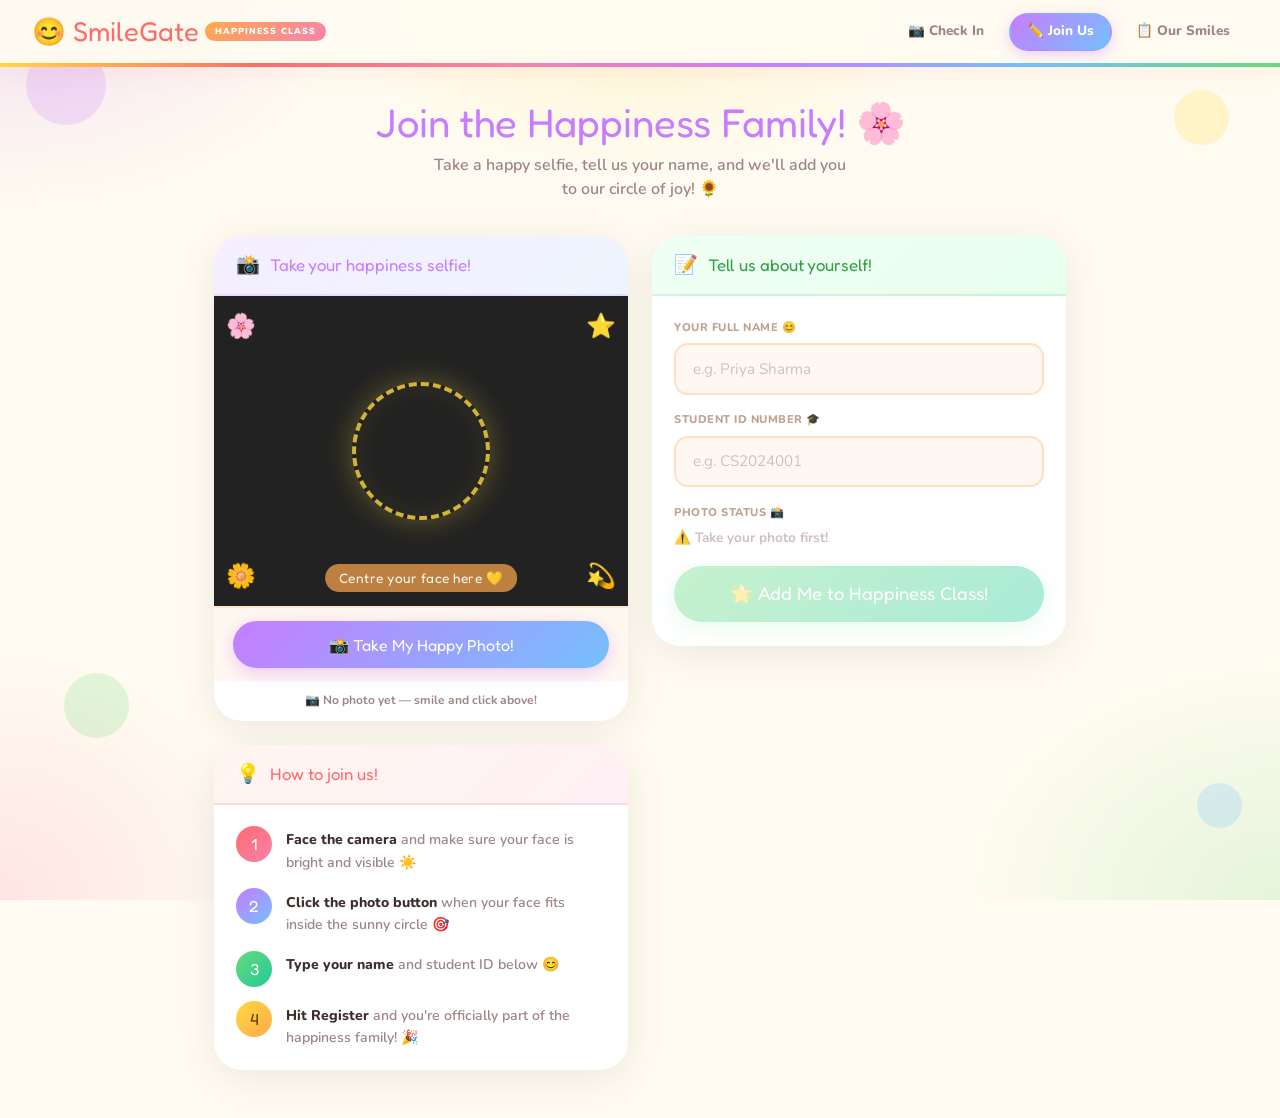
<file: templates/register.html>
<!DOCTYPE html>
<html lang="en">
<head>
  <meta charset="UTF-8"/>
  <meta name="viewport" content="width=device-width, initial-scale=1.0"/>
  <title>😊 SmileGate – Join the Happiness Family</title>
  <link href="https://fonts.googleapis.com/css2?family=Fredoka+One&family=Nunito:wght@400;600;700;800;900&display=swap" rel="stylesheet"/>
  <link href="https://cdn.jsdelivr.net/npm/bootstrap@5.3.2/dist/css/bootstrap.min.css" rel="stylesheet"/>
  <style>
    :root {
      --sun:#FFD93D; --coral:#FF6B6B; --sky:#74C0FC; --mint:#69DB7C;
      --peach:#FFA94D; --lavender:#C77DFF; --rose:#F783AC;
      --cream:#FFFBF0; --text:#3D2C2C; --muted:#9E8585;
    }
    * { box-sizing: border-box; margin: 0; padding: 0; }
    body {
      font-family: 'Nunito', sans-serif;
      background: var(--cream); min-height: 100vh; overflow-x: hidden;
    }
    body::before {
      content: ''; position: fixed; inset: 0; z-index: 0; pointer-events: none;
      background:
        radial-gradient(ellipse 50% 42% at 0%   0%,  rgba(199,125,255,.2) 0%,transparent 55%),
        radial-gradient(ellipse 45% 48% at 100% 100%, rgba(105,219,124,.18) 0%,transparent 55%),
        radial-gradient(ellipse 44% 35% at 50%   0%,  rgba(255,217,61,.18) 0%,transparent 55%),
        radial-gradient(ellipse 38% 50% at 0%  100%,  rgba(247,131,172,.18) 0%,transparent 55%);
    }
    .deco-circle { position:fixed; border-radius:50%; pointer-events:none; z-index:0; animation:floatDeco 6s ease-in-out infinite; }
    .dc1{width:80px;height:80px;background:rgba(199,125,255,.2);top:5%;left:2%;animation-delay:0s}
    .dc2{width:55px;height:55px;background:rgba(255,217,61,.22);top:10%;right:4%;animation-delay:1s}
    .dc3{width:65px;height:65px;background:rgba(105,219,124,.2);bottom:18%;left:5%;animation-delay:2.2s}
    .dc4{width:45px;height:45px;background:rgba(116,192,252,.22);bottom:8%;right:3%;animation-delay:.6s}
    @keyframes floatDeco{0%,100%{transform:translateY(0) scale(1)}50%{transform:translateY(-15px) scale(1.08)}}

    /* NAV */
    .happy-nav {
      position:sticky;top:0;z-index:100;
      background:rgba(255,251,240,.92);backdrop-filter:blur(16px);
      border-bottom:4px solid transparent;
      border-image:linear-gradient(90deg,var(--sun),var(--coral),var(--rose),var(--lavender),var(--sky),var(--mint)) 1;
      padding:.7rem 2rem;display:flex;align-items:center;gap:1rem;
      box-shadow:0 4px 24px rgba(255,107,107,.1);
    }
    .brand{font-family:'Fredoka One',cursive;font-size:1.7rem;color:var(--coral);text-decoration:none;display:flex;align-items:center;gap:.4rem}
    .brand-sub{font-size:.55rem;font-weight:900;background:linear-gradient(135deg,var(--peach),var(--rose));color:#fff;padding:.2rem .6rem;border-radius:99px;letter-spacing:1px;text-transform:uppercase;font-family:'Nunito',sans-serif}
    .nav-links{margin-left:auto;display:flex;gap:.4rem}
    .nav-pill{font-family:'Nunito',sans-serif;font-weight:800;font-size:.85rem;padding:.42rem 1rem;border-radius:99px;text-decoration:none;color:var(--muted);border:2.5px solid transparent;transition:all .25s}
    .nav-pill:hover{color:var(--coral);background:rgba(255,107,107,.08);border-color:rgba(255,107,107,.25)}
    .nav-pill.active{background:linear-gradient(135deg,var(--lavender),var(--sky));color:#fff;border-color:transparent;box-shadow:0 4px 14px rgba(199,125,255,.35)}

    /* PAGE */
    .page-hero{text-align:center;padding:2rem 1rem 1.2rem;position:relative;z-index:1}
    .page-title{font-family:'Fredoka One',cursive;font-size:2.5rem;color:var(--lavender);line-height:1.15}
    .page-sub{font-size:1rem;color:var(--muted);font-weight:600;margin-top:.5rem;max-width:420px;margin-inline:auto}

    /* CARDS */
    .happy-card{background:#fff;border-radius:28px;box-shadow:0 8px 40px rgba(0,0,0,.08);overflow:hidden;position:relative;z-index:1}
    .card-topper{padding:.9rem 1.4rem;display:flex;align-items:center;gap:.6rem}
    .ct-violet{background:linear-gradient(135deg,#F5EEFF,#EEF5FF);border-bottom:2.5px solid rgba(199,125,255,.2)}
    .ct-mint  {background:linear-gradient(135deg,#F0FFF4,#E8FFEE);border-bottom:2.5px solid rgba(105,219,124,.25)}
    .ct-coral {background:linear-gradient(135deg,#FFF5F0,#FFF0F5);border-bottom:2.5px solid rgba(255,107,107,.18)}
    .ct-title{font-family:'Fredoka One',cursive;font-size:1.05rem}
    .ct-violet .ct-title{color:var(--lavender)}
    .ct-mint   .ct-title{color:#2f9e44}
    .ct-coral  .ct-title{color:var(--coral)}

    /* CAMERA */
    .cam-wrap{position:relative;background:#222;aspect-ratio:4/3;overflow:hidden}
    #videoEl{width:100%;height:100%;object-fit:cover;display:block}
    #previewImg{position:absolute;inset:0;width:100%;height:100%;object-fit:cover;display:none}
    #snapCanvas{display:none}

    /* friendly guide ring — no techy brackets */
    .guide-ring{
      position:absolute;top:50%;left:50%;transform:translate(-50%,-50%);
      width:138px;height:138px;border-radius:50%;pointer-events:none;z-index:3;
      border:4px dashed rgba(255,217,61,.8);
      box-shadow:0 0 28px rgba(255,217,61,.3),inset 0 0 28px rgba(255,217,61,.07);
      animation:grPulse 2.5s ease-in-out infinite;
    }
    @keyframes grPulse{0%,100%{transform:translate(-50%,-50%) scale(1);opacity:.7}50%{transform:translate(-50%,-50%) scale(1.05);opacity:1}}
    .guide-smiley{position:absolute;top:50%;left:50%;transform:translate(-50%,-62%);font-size:2.2rem;z-index:4;pointer-events:none;animation:smFloat 2.8s ease-in-out infinite}
    @keyframes smFloat{0%,100%{transform:translate(-50%,-62%) scale(1)}50%{transform:translate(-50%,-70%) scale(1.12)}}
    .guide-label{position:absolute;bottom:14px;left:50%;transform:translateX(-50%);font-family:'Fredoka One',cursive;font-size:.85rem;color:rgba(255,255,255,.95);letter-spacing:.5px;white-space:nowrap;pointer-events:none;z-index:4;background:rgba(255,169,77,.7);padding:.25rem .85rem;border-radius:99px}

    /* floating sparkles over cam */
    .cam-sparkle{position:absolute;font-size:1.5rem;z-index:4;pointer-events:none;animation:cSparkle 3.5s ease-in-out infinite}
    .cs1{top:12px;left:12px;animation-delay:0s}.cs2{top:12px;right:12px;animation-delay:1s}
    .cs3{bottom:12px;left:12px;animation-delay:2s}.cs4{bottom:12px;right:12px;animation-delay:3s}
    @keyframes cSparkle{0%,100%{transform:translateY(0) scale(1)}50%{transform:translateY(-8px) scale(1.2)}}

    /* photo status bar */
    .photo-status-bar{padding:.6rem 1.2rem .8rem;text-align:center;font-weight:700;font-size:.75rem;color:var(--muted)}
    .photo-status-bar.ok{color:#2f9e44}

    /* cam buttons */
    .cam-btn-row{padding:.8rem 1.2rem;background:#FFF8F0;border-top:2px solid rgba(255,169,77,.2);display:flex;gap:.7rem}
    .btn-capture{flex:1;font-family:'Fredoka One',cursive;font-size:1rem;background:linear-gradient(135deg,var(--lavender),var(--sky));color:#fff;border:none;border-radius:99px;padding:.72rem;cursor:pointer;box-shadow:0 5px 18px rgba(199,125,255,.38);transition:transform .18s,box-shadow .2s;display:flex;align-items:center;justify-content:center;gap:.45rem}
    .btn-capture:hover{transform:translateY(-2px) scale(1.02);box-shadow:0 8px 24px rgba(199,125,255,.5)}
    .btn-retake{font-family:'Nunito',sans-serif;font-weight:800;font-size:.85rem;background:#FFF0F0;color:var(--coral);border:2.5px solid rgba(255,107,107,.3);border-radius:99px;padding:.72rem 1rem;cursor:pointer;transition:all .2s}
    .btn-retake:hover{background:rgba(255,107,107,.1);border-color:var(--coral)}

    /* FORM */
    .form-body{padding:1.5rem 1.4rem;display:flex;flex-direction:column;gap:1.1rem}
    .f-label{font-size:.7rem;font-weight:800;color:#c0a090;text-transform:uppercase;letter-spacing:.5px;display:block;margin-bottom:.4rem}
    .f-input{width:100%;background:#FFF8F2;border:2.5px solid rgba(255,169,77,.3);color:var(--text);border-radius:14px;padding:.78rem 1.05rem;font-size:.95rem;font-family:'Nunito',sans-serif;outline:none;transition:border-color .2s,box-shadow .2s}
    .f-input:focus{border-color:var(--lavender);background:#fff;box-shadow:0 0 0 4px rgba(199,125,255,.12)}
    .f-input::placeholder{color:#d0bfbf}
    .photo-status-field{font-size:.85rem;font-weight:700;color:#d0bfbf;display:flex;align-items:center;gap:.35rem}
    .photo-status-field.ok{color:#2f9e44}
    .btn-register{font-family:'Fredoka One',cursive;font-size:1.15rem;background:linear-gradient(135deg,var(--mint),#20c997);color:#fff;border:none;border-radius:99px;padding:.88rem;cursor:pointer;box-shadow:0 6px 22px rgba(105,219,124,.38);transition:transform .18s,box-shadow .2s;display:flex;align-items:center;justify-content:center;gap:.5rem;width:100%}
    .btn-register:hover{transform:translateY(-2px) scale(1.02);box-shadow:0 9px 28px rgba(105,219,124,.52)}
    .btn-register:active{transform:translateY(1px) scale(.99)}
    .btn-register:disabled{opacity:.38;pointer-events:none}

    /* alerts */
    .alert-happy{display:none;border-radius:18px;padding:.95rem 1.2rem;font-weight:700;font-size:.9rem;text-align:center}
    .alert-happy.ok {display:block;background:linear-gradient(135deg,#F0FFF4,#DCFFE8);border:2px solid rgba(105,219,124,.45);color:#1a6e2e}
    .alert-happy.err{display:block;background:linear-gradient(135deg,#FFF5F5,#FFE0E0);border:2px solid rgba(255,107,107,.45);color:#c0392b}

    /* STEPS */
    .steps-body{padding:1.3rem 1.4rem;display:flex;flex-direction:column;gap:.9rem}
    .step{display:flex;gap:.85rem;align-items:flex-start}
    .step-circle{width:36px;height:36px;border-radius:50%;flex-shrink:0;display:flex;align-items:center;justify-content:center;font-family:'Fredoka One',cursive;font-size:1rem;color:#fff}
    .sc1{background:linear-gradient(135deg,var(--coral),var(--rose))}
    .sc2{background:linear-gradient(135deg,var(--lavender),var(--sky))}
    .sc3{background:linear-gradient(135deg,var(--mint),#20c997)}
    .sc4{background:linear-gradient(135deg,var(--sun),var(--peach));color:#5a3e00}
    .step-text{font-size:.88rem;color:var(--muted);font-weight:600;line-height:1.6;padding-top:.2rem}
    .step-text strong{color:var(--text);font-weight:800}
  </style>
</head>
<body>
<div class="deco-circle dc1"></div>
<div class="deco-circle dc2"></div>
<div class="deco-circle dc3"></div>
<div class="deco-circle dc4"></div>

<nav class="happy-nav">
  <a href="/" class="brand">😊 SmileGate <span class="brand-sub">Happiness Class</span></a>
  <div class="nav-links">
    <a href="/"               class="nav-pill">📷 Check In</a>
    <a href="/register"       class="nav-pill active">✏️ Join Us</a>
    <a href="/attendance_log" class="nav-pill">📋 Our Smiles</a>
  </div>
</nav>

<div class="page-hero">
  <div class="page-title">Join the Happiness Family! 🌸</div>
  <p class="page-sub">Take a happy selfie, tell us your name, and we'll add you to our circle of joy! 🌻</p>
</div>

<div class="container-lg px-4 pb-5" style="max-width:900px;position:relative;z-index:1">
  <div class="row g-4">

    <!-- LEFT: camera + steps -->
    <div class="col-md-6 d-flex flex-column gap-4">

      <div class="happy-card">
        <div class="card-topper ct-violet">
          <span style="font-size:1.2rem">📸</span>
          <span class="ct-title">Take your happiness selfie!</span>
        </div>
        <div class="cam-wrap">
          <video id="videoEl" autoplay muted playsinline></video>
          <img id="previewImg" alt="Your photo"/>
          <canvas id="snapCanvas"></canvas>
          <div class="guide-ring"></div> 
          <div class="guide-label">Centre your face here 💛</div>
          <div class="cam-sparkle cs1">🌸</div>
          <div class="cam-sparkle cs2">⭐</div>
          <div class="cam-sparkle cs3">🌼</div>
          <div class="cam-sparkle cs4">💫</div>
        </div>
        <div class="cam-btn-row">
          <button class="btn-capture" id="btnCapture" onclick="capturePhoto()">
            📸 Take My Happy Photo!
          </button>
          <button class="btn-retake" id="btnRetake" onclick="retakePhoto()" style="display:none">
            🔄 Retake
          </button>
        </div>
        <div class="photo-status-bar" id="photoStatusBar">📷 No photo yet — smile and click above!</div>
      </div>

      <div class="happy-card">
        <div class="card-topper ct-coral">
          <span style="font-size:1.2rem">💡</span>
          <span class="ct-title">How to join us!</span>
        </div>
        <div class="steps-body">
          <div class="step"><div class="step-circle sc1">1</div><div class="step-text"><strong>Face the camera</strong> and make sure your face is bright and visible ☀️</div></div>
          <div class="step"><div class="step-circle sc2">2</div><div class="step-text"><strong>Click the photo button</strong> when your face fits inside the sunny circle 🎯</div></div>
          <div class="step"><div class="step-circle sc3">3</div><div class="step-text"><strong>Type your name</strong> and student ID below 😊</div></div>
          <div class="step"><div class="step-circle sc4">4</div><div class="step-text"><strong>Hit Register</strong> and you're officially part of the happiness family! 🎉</div></div>
        </div>
      </div>
    </div>

    <!-- RIGHT: form -->
    <div class="col-md-6">
      <div class="happy-card">
        <div class="card-topper ct-mint">
          <span style="font-size:1.2rem">📝</span>
          <span class="ct-title">Tell us about yourself!</span>
        </div>
        <div class="form-body">
          <div>
            <label class="f-label">Your full name 😊</label>
            <input class="f-input" type="text" id="inputName" placeholder="e.g. Priya Sharma"/>
          </div>
          <div>
            <label class="f-label">Student ID number 🎓</label>
            <input class="f-input" type="text" id="inputEnroll" placeholder="e.g. CS2024001"/>
          </div>
          <div>
            <label class="f-label">Photo status 📸</label>
            <div class="photo-status-field" id="formPhotoStatus">⚠️ Take your photo first!</div>
          </div>
          <button class="btn-register" id="btnRegister" onclick="submitReg()" disabled>
            🌟 Add Me to Happiness Class!
          </button>
          <div class="alert-happy" id="alertOk"></div>
          <div class="alert-happy" id="alertErr"></div>
        </div>
      </div>
    </div>

  </div>
</div>

<script>
let capturedB64 = null;
const video = document.getElementById('videoEl');

async function initCam() {
  try { video.srcObject = await navigator.mediaDevices.getUserMedia({ video: true, audio: false }); }
  catch (e) { alert('Camera error: ' + e.message); }
}

function capturePhoto() {
  const c = document.getElementById('snapCanvas');
  c.width = video.videoWidth || 640; c.height = video.videoHeight || 480;
  c.getContext('2d').drawImage(video, 0, 0);
  capturedB64 = c.toDataURL('image/jpeg', .9);
  document.getElementById('previewImg').src = capturedB64;
  document.getElementById('previewImg').style.display = 'block';
  document.getElementById('btnCapture').style.display = 'none';
  document.getElementById('btnRetake').style.display = 'flex';
  const bar = document.getElementById('photoStatusBar');
  bar.textContent = '✅ Perfect photo! Looking great! 😄'; bar.className = 'photo-status-bar ok';
  const fps = document.getElementById('formPhotoStatus');
  fps.textContent = '✅ Photo ready — looking wonderful!'; fps.className = 'photo-status-field ok';
  document.getElementById('btnRegister').disabled = false;
}

function retakePhoto() {
  capturedB64 = null;
  document.getElementById('previewImg').style.display = 'none';
  document.getElementById('btnCapture').style.display = 'flex';
  document.getElementById('btnRetake').style.display = 'none';
  const bar = document.getElementById('photoStatusBar');
  bar.textContent = '📷 No photo yet — smile and click above!'; bar.className = 'photo-status-bar';
  const fps = document.getElementById('formPhotoStatus');
  fps.textContent = '⚠️ Take your photo first!'; fps.className = 'photo-status-field';
  document.getElementById('btnRegister').disabled = true;
}

async function submitReg() {
  const name = document.getElementById('inputName').value.trim();
  const enroll = document.getElementById('inputEnroll').value.trim();
  if (!name || !enroll) { showAlert('err', '⚠️ Please fill in your name and student ID!'); return; }
  if (!capturedB64) { showAlert('err', '⚠️ Please take your photo first!'); return; }
  const btn = document.getElementById('btnRegister');
  btn.disabled = true; btn.textContent = '⏳ Adding you to the family…';
  try {
    const res = await fetch('/api/register_student', {
      method: 'POST', headers: { 'Content-Type': 'application/json' },
      body: JSON.stringify({ name, enrollment_no: enroll, image: capturedB64 })
    });
    const data = await res.json();
    if (data.status === 'success') {
      showAlert('ok', '🎉 ' + data.message + ' Welcome to the happiness family!');
      document.getElementById('inputName').value = '';
      document.getElementById('inputEnroll').value = '';
      retakePhoto();
    } else {
      showAlert('err', '❌ ' + data.message);
    }
  } catch (e) { showAlert('err', 'Connection issue: ' + e.message); }
  btn.disabled = false; btn.textContent = '🌟 Add Me to Happiness Class!';
}

function showAlert(type, msg) {
  const ok = document.getElementById('alertOk'), err = document.getElementById('alertErr');
  ok.className = 'alert-happy'; err.className = 'alert-happy';
  if (type === 'ok') { ok.textContent = msg; ok.className = 'alert-happy ok'; }
  else { err.textContent = msg; err.className = 'alert-happy err'; }
  setTimeout(() => { ok.className = 'alert-happy'; err.className = 'alert-happy'; }, 7000);
}

initCam();
</script>
<script src="https://cdn.jsdelivr.net/npm/bootstrap@5.3.2/dist/js/bootstrap.bundle.min.js"></script>
</body>
</html>
</file>
